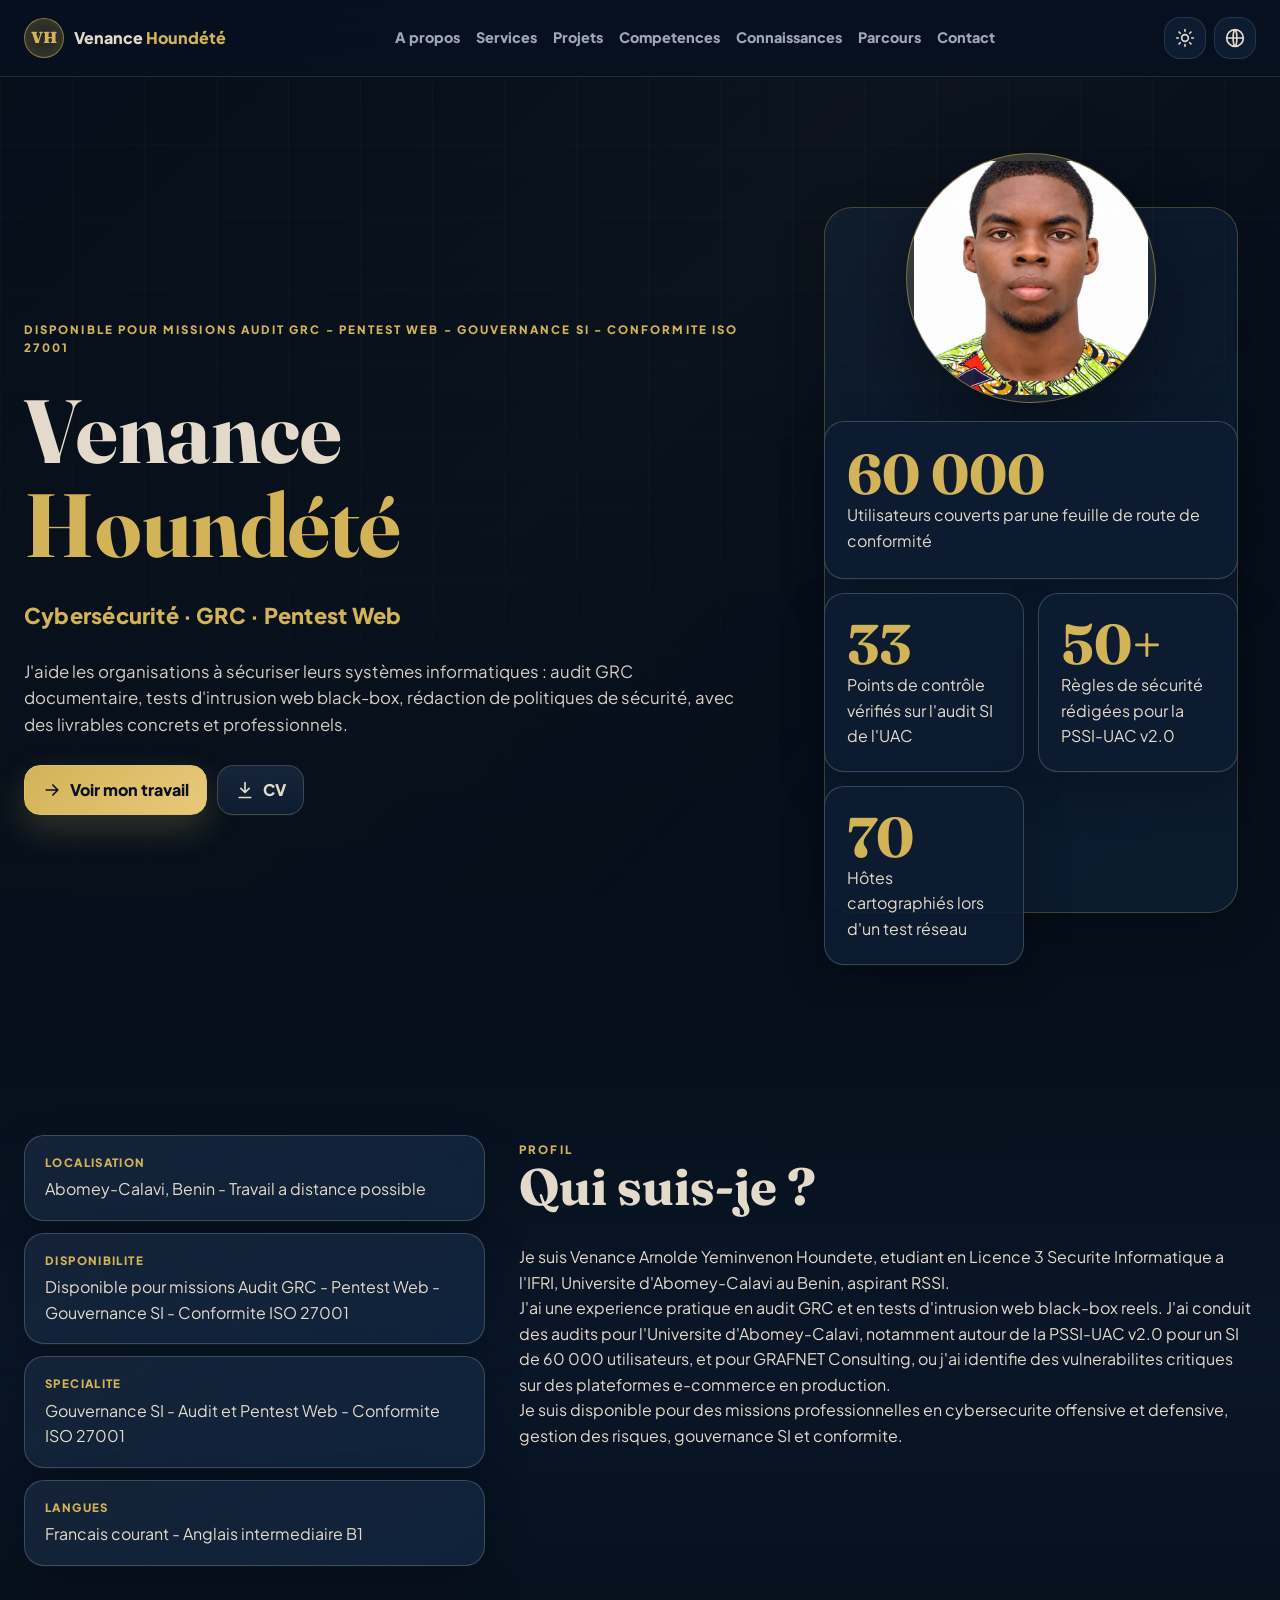
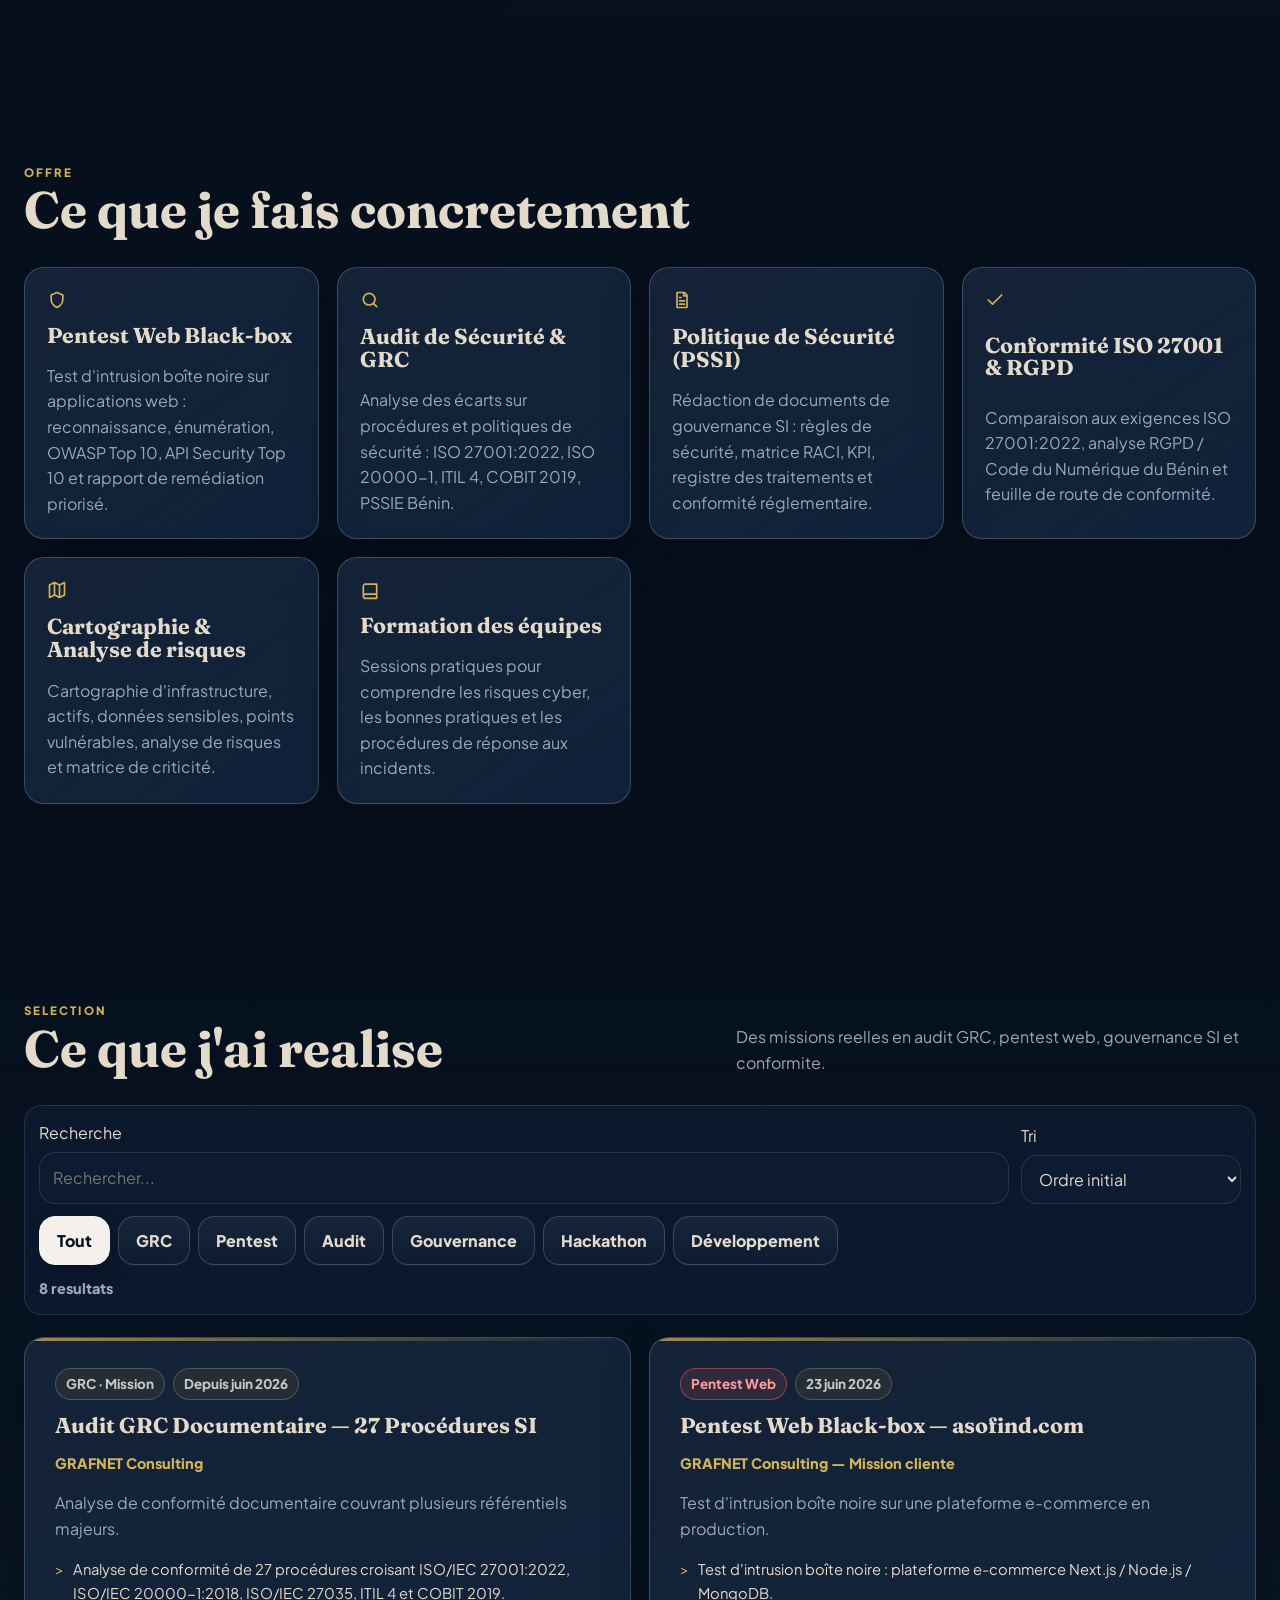
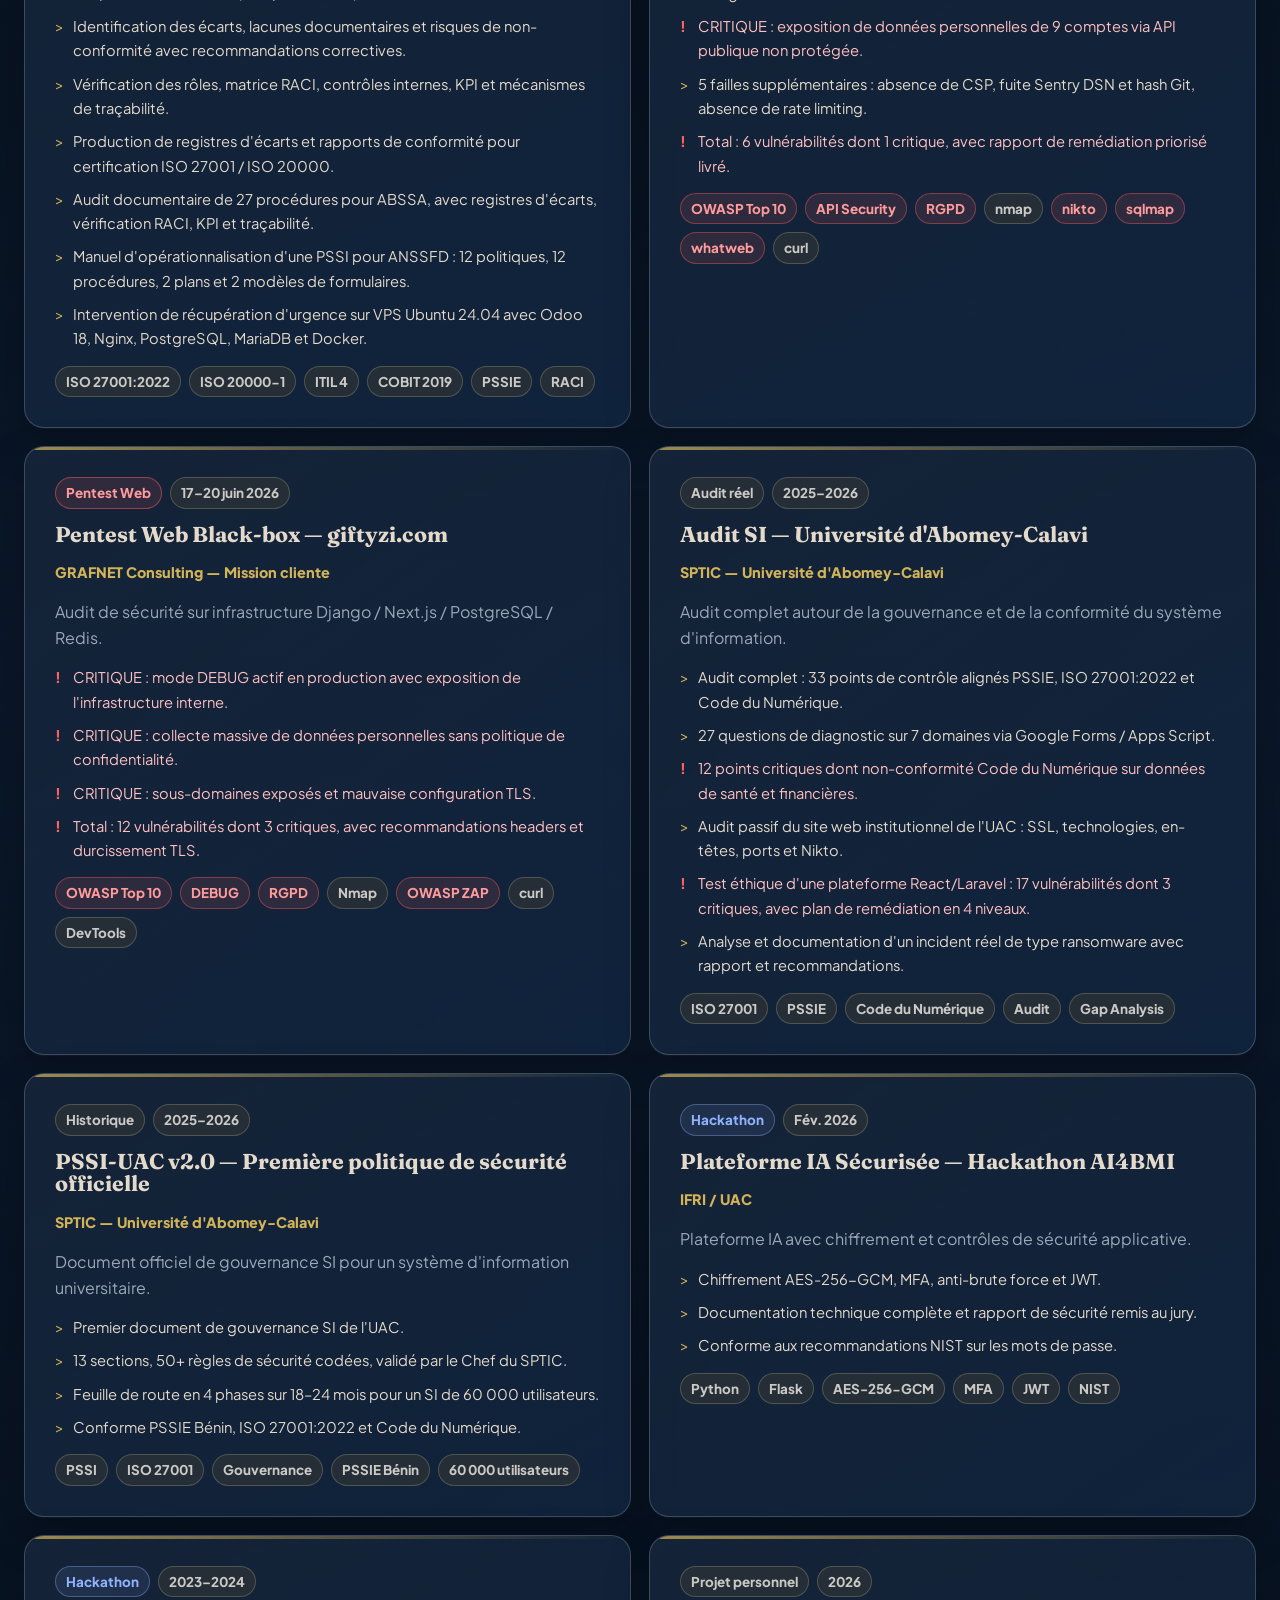
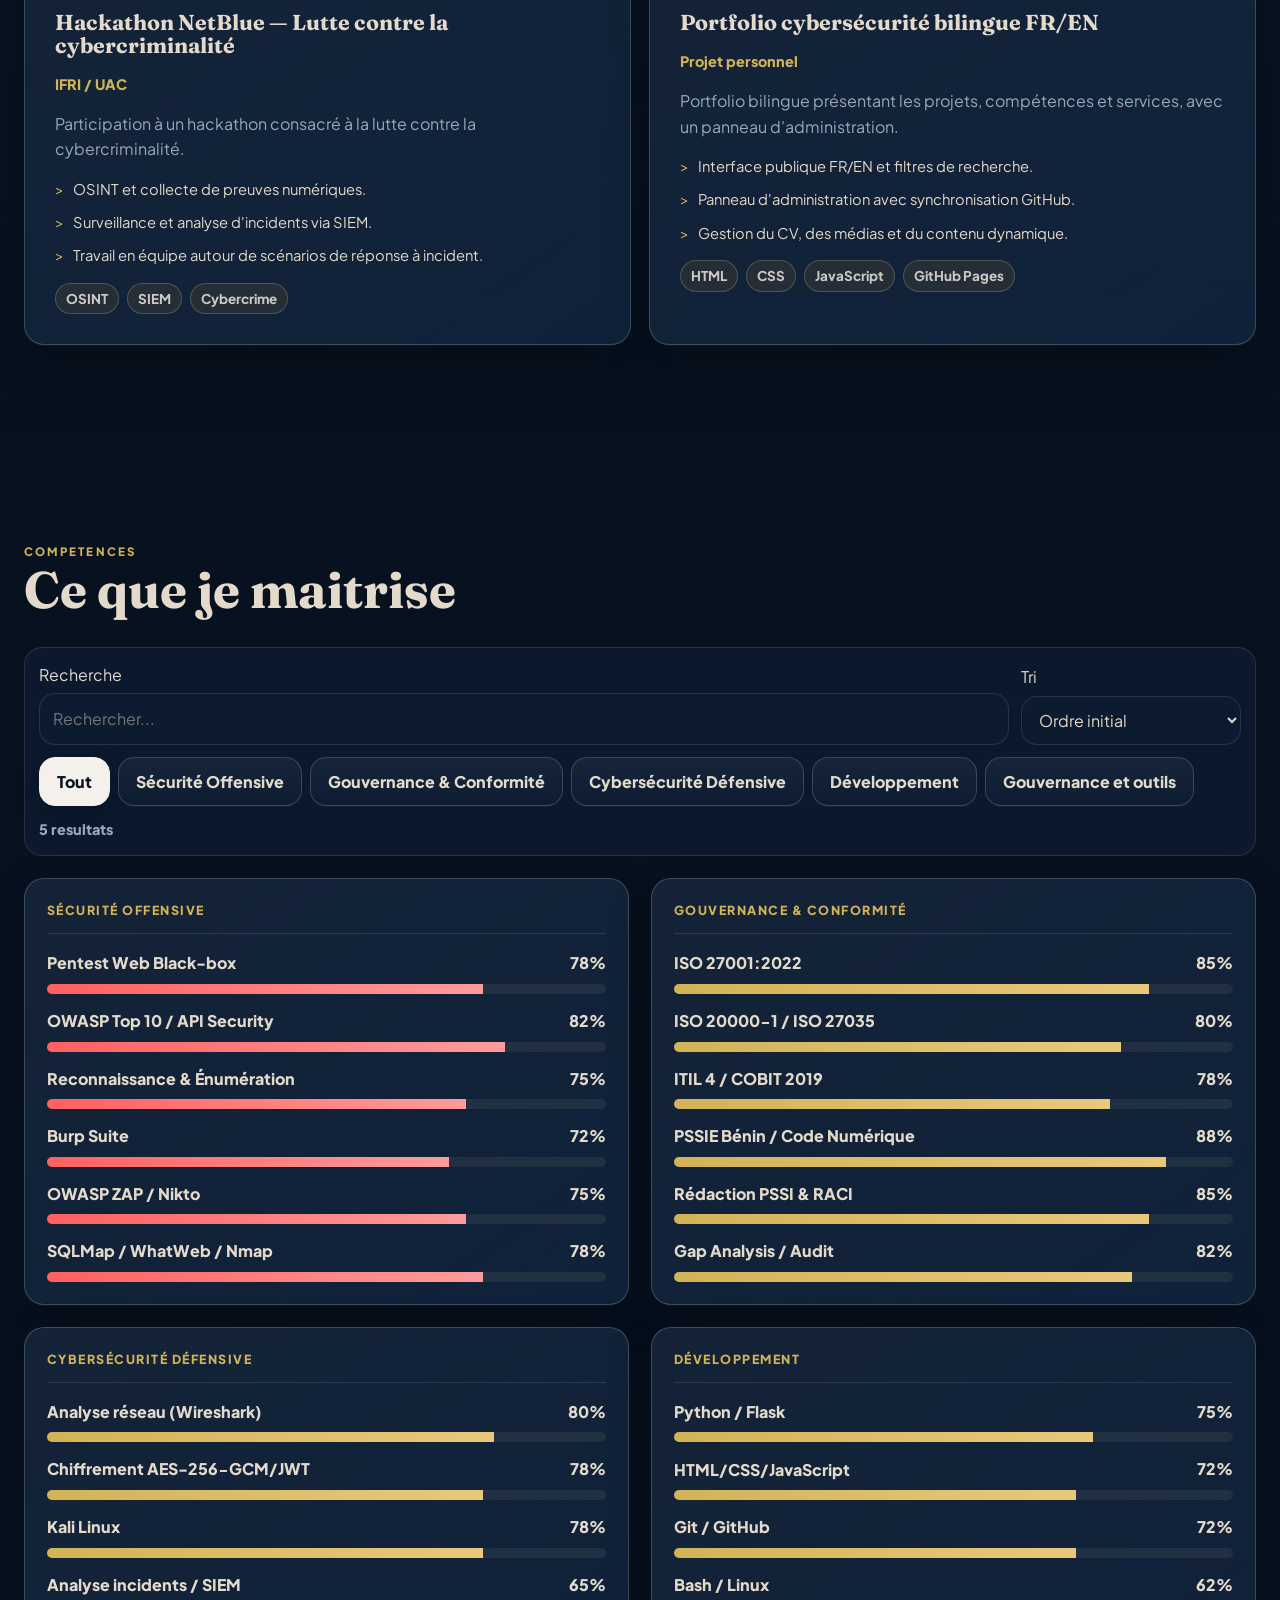
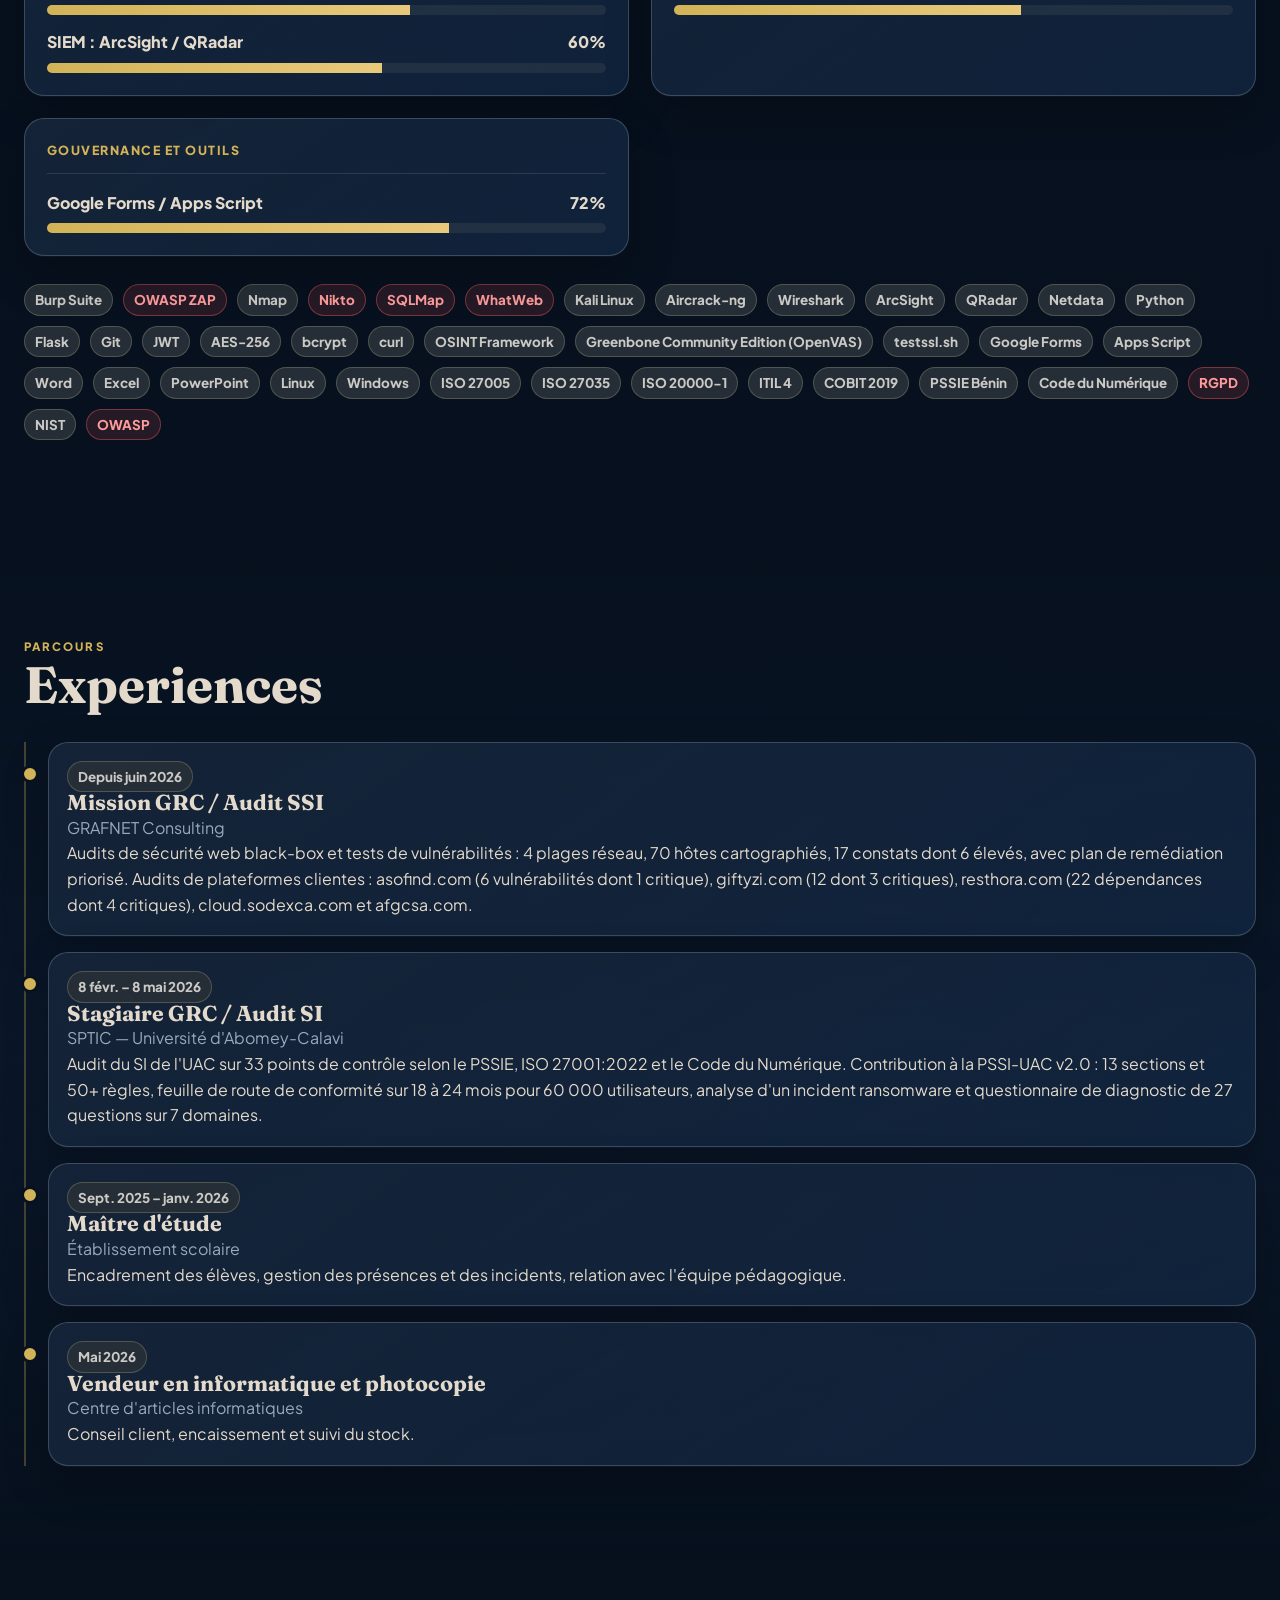
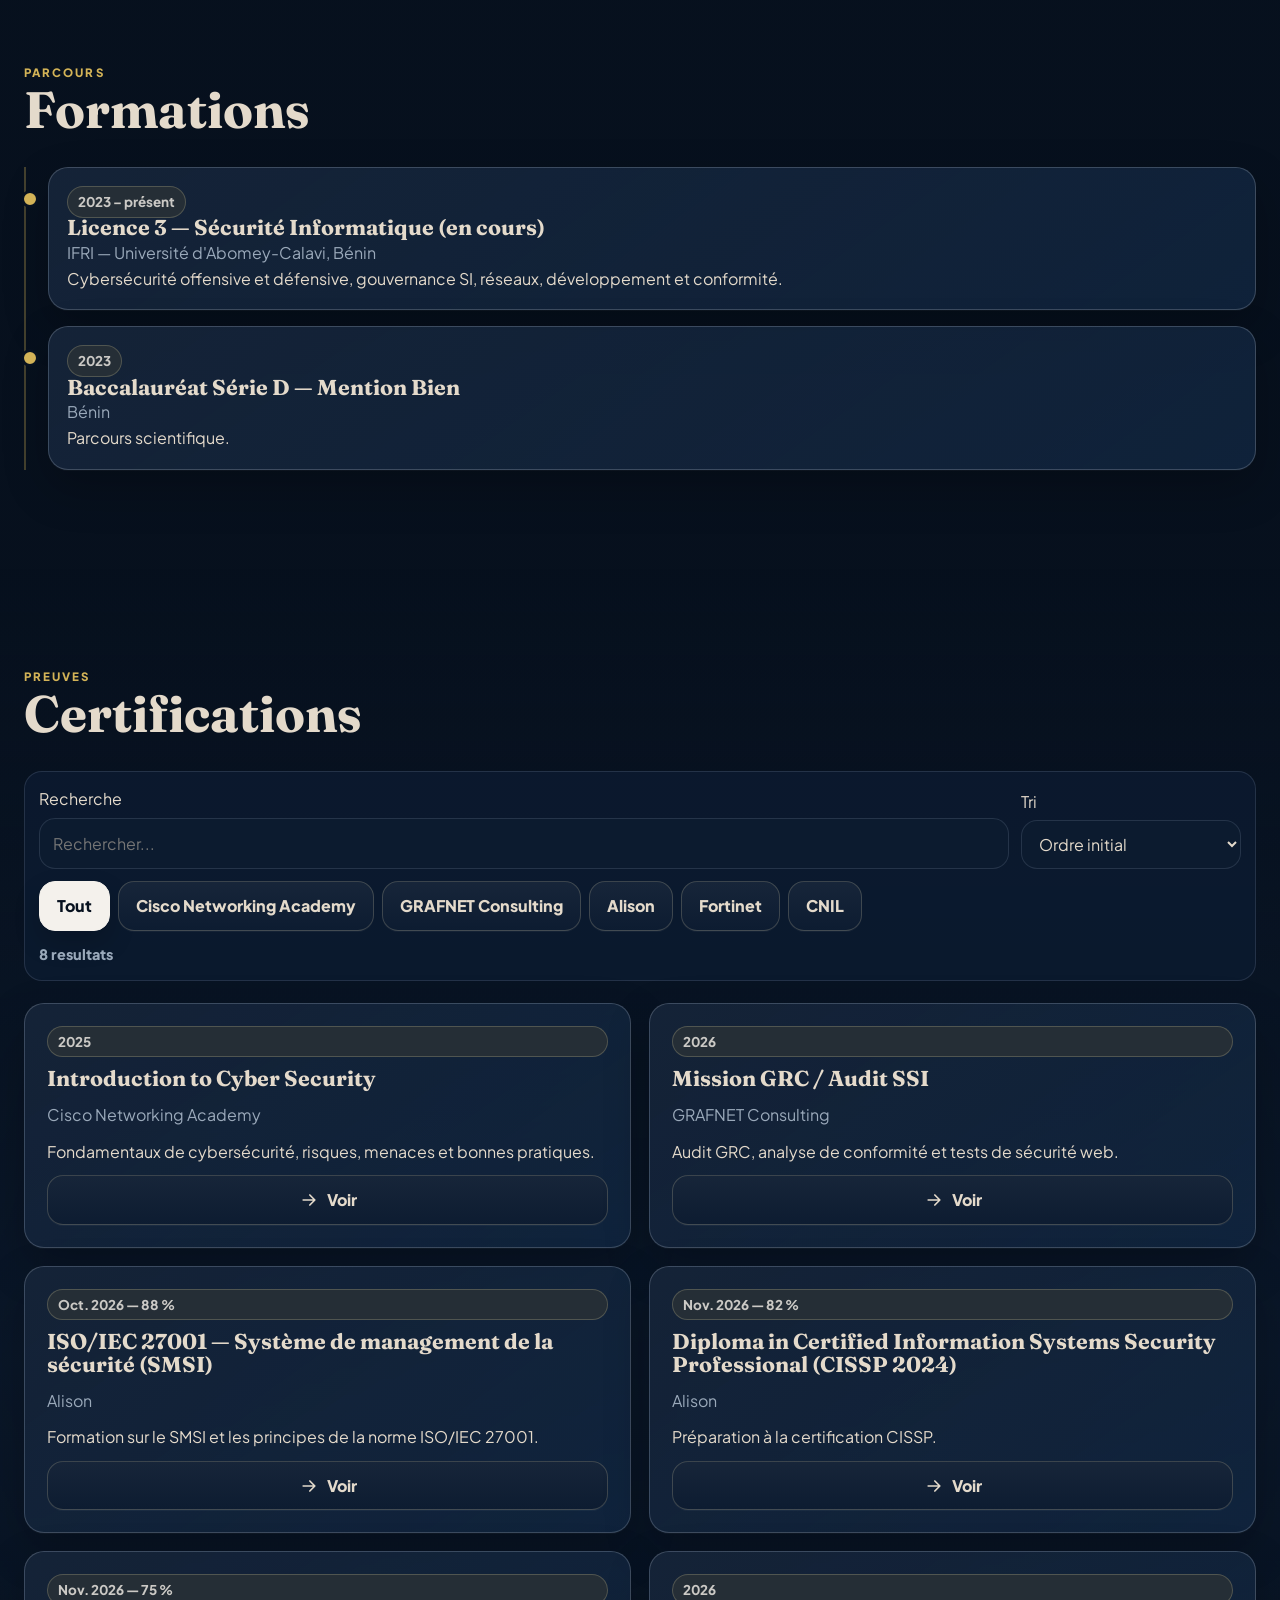
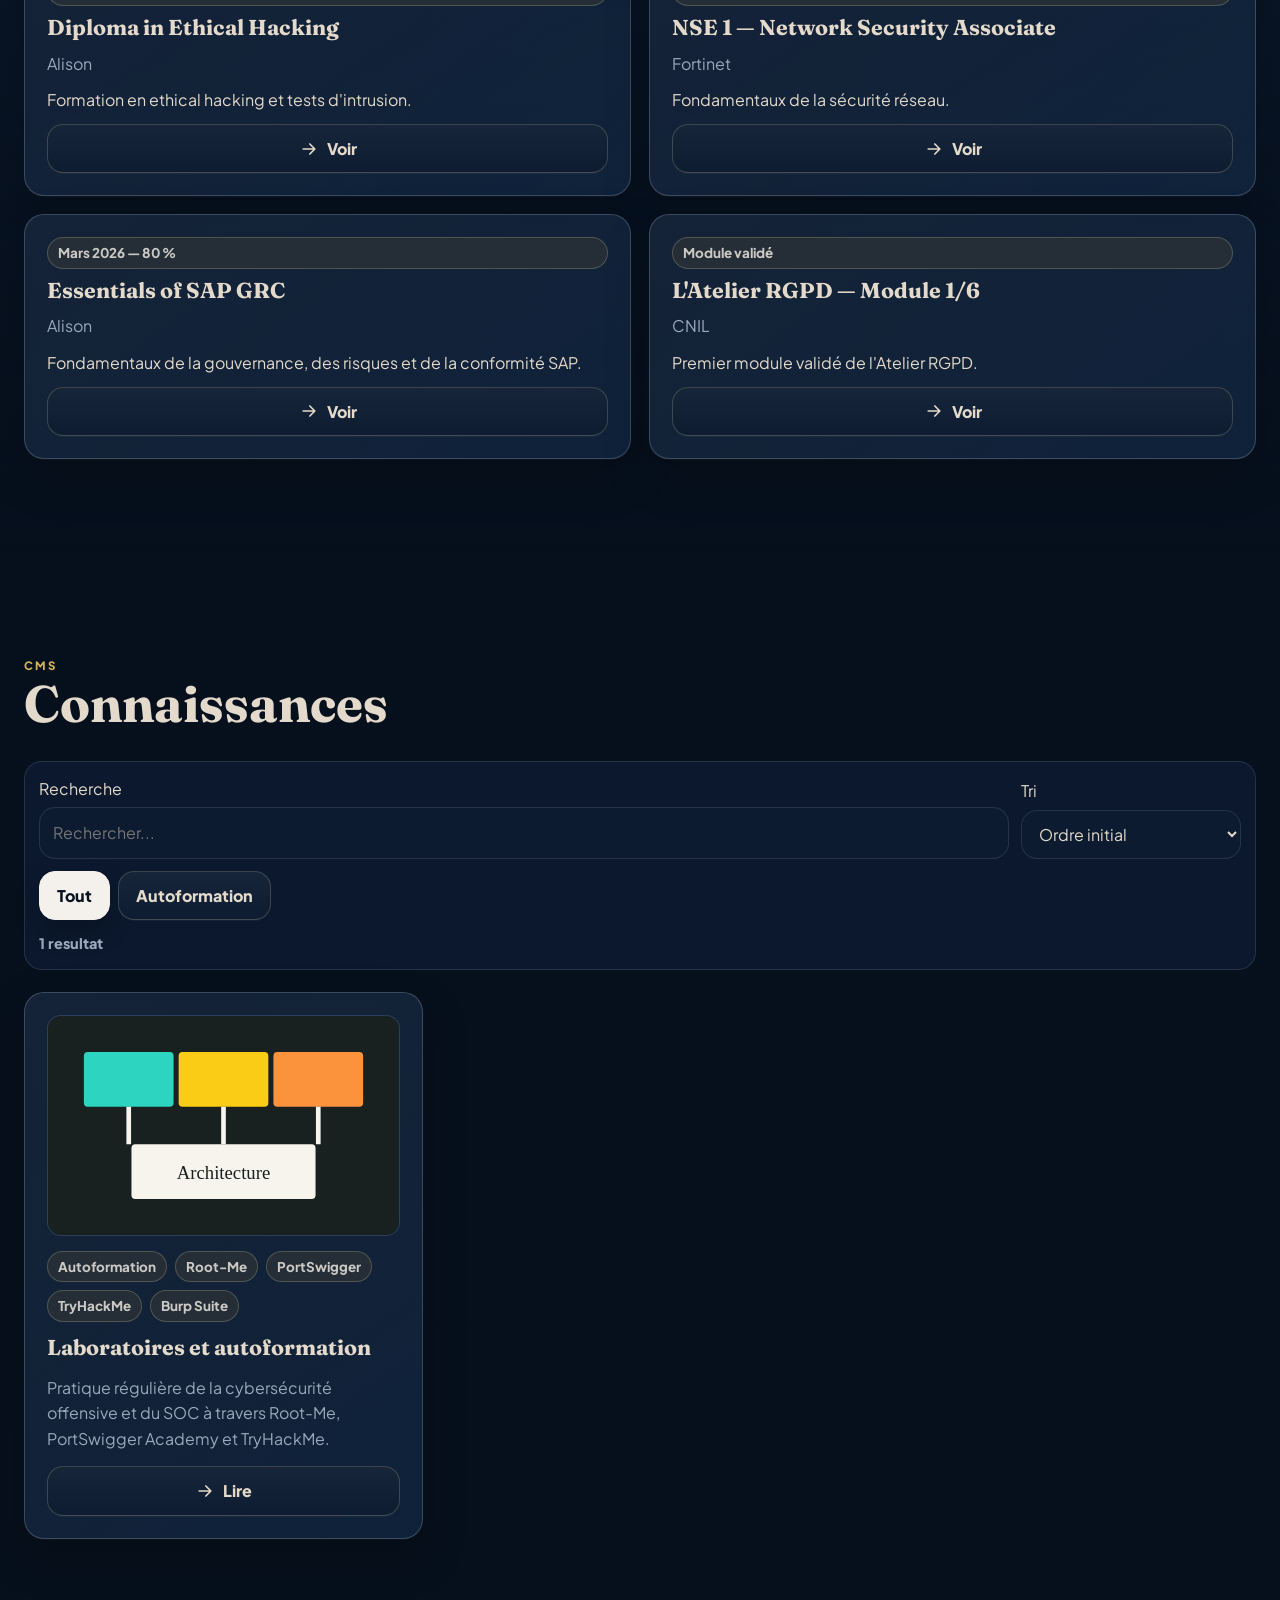
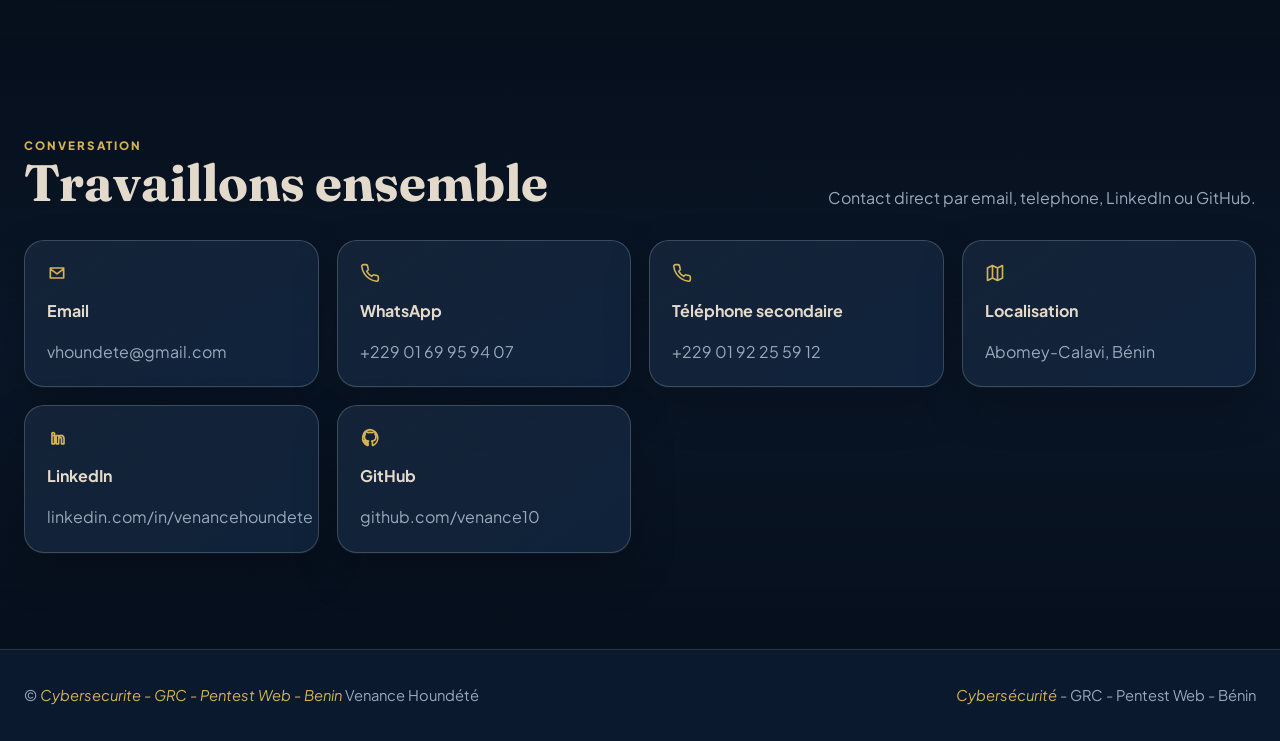
<file: index.html>
<!doctype html>
<html lang="fr">
<head>
  <meta charset="utf-8">
  <meta name="viewport" content="width=device-width, initial-scale=1">
  <title>Venance Houndété - Cybersécurité - GRC - Pentest Web</title>
  <meta name="description" content="Venance Arnolde Yéminvènon Houndété - étudiant L3 Sécurité Informatique à l'IFRI/UAC, Bénin. Audit GRC, pentest web black-box, conformité ISO 27001.">
  <meta name="keywords" content="cybersécurité, pentest, GRC, ISO 27001, audit, Bénin, Abomey-Calavi, Houndété, IFRI">
  <meta name="author" content="Venance Arnolde Yéminvènon Houndété">
  <meta property="og:title" content="Venance Houndété - Cybersécurité - GRC - Pentest Web">
  <meta property="og:description" content="Audit GRC documentaire, tests d'intrusion web black-box, conformité ISO 27001. Basé à Abomey-Calavi, Bénin.">
  <meta property="og:image" content="./assets/images/og-image.svg">
  <meta property="og:type" content="website">
  <meta name="twitter:card" content="summary_large_image">
  <link rel="manifest" href="./manifest.json?v=2026-11-12-sw-v31">
  <link rel="icon" href="./assets/images/favicon.svg" type="image/svg+xml">
  <link rel="preconnect" href="https://fonts.googleapis.com">
  <link rel="preconnect" href="https://fonts.gstatic.com" crossorigin>
  <link href="https://fonts.googleapis.com/css2?family=Fraunces:opsz,wght@9..144,700;9..144,900&family=Plus+Jakarta+Sans:wght@400;650;750;800&display=swap" rel="stylesheet">
  <link rel="stylesheet" href="./assets/css/variables.css?v=31">
  <link rel="stylesheet" href="./assets/css/base.css?v=31">
  <link rel="stylesheet" href="./assets/css/components.css?v=31">
  <link rel="stylesheet" href="./assets/css/layout.css?v=31">
  <link rel="stylesheet" href="./assets/css/sections.css?v=31">
  <link rel="stylesheet" href="./assets/css/gallery.css?v=31">
  <link rel="stylesheet" href="./assets/css/knowledge.css?v=31">
  <script type="application/ld+json">
    {"@context":"https://schema.org","@type":"Person","name":"Venance Arnolde Yéminvènon Houndété","url":"https://venance10.github.io/monparcours/","sameAs":["https://github.com/venance10","https://linkedin.com/in/venancehoundete"],"jobTitle":"Cybersecurity student and GRC / web pentest practitioner","address":{"@type":"PostalAddress","addressLocality":"Abomey-Calavi","addressCountry":"BJ"}}
  </script>
</head>
<body>
  <a class="skip-link" href="#main">Aller au contenu</a>
  <header class="site-header">
    <div class="container nav">
      <a class="brand" href="#hero" aria-label="Accueil"><span class="brand-mark">VH</span><span>Venance <span class="gold">Houndété</span></span></a>
      <nav class="nav-links" id="navLinks" aria-label="Navigation principale"></nav>
      <div class="nav-actions">
        <button class="icon-btn" id="themeBtn" aria-label="Changer le theme"></button>
        <button class="icon-btn" id="langBtn" aria-label="Changer la langue"></button>
        <button class="icon-btn menu-toggle" id="menuBtn" aria-label="Menu"></button>
      </div>
    </div>
  </header>
  <main id="main">
    <section class="hero" id="hero"></section>
    <section class="section alt" id="about"></section>
    <section class="section" id="services"></section>
    <section class="section alt" id="projects"></section>
    <section class="section" id="skills"></section>
    <section class="section alt" id="experience"></section>
    <section class="section" id="education"></section>
    <section class="section alt" id="certifications"></section>
    <section class="section" id="knowledge"></section>
    <section class="section alt" id="gallery"></section>
    <section class="section" id="watch"></section>
    <section class="section alt" id="contact"></section>
  </main>
  <footer class="site-footer"><div class="container footer-inner"><span>© <span id="year"></span> Venance Houndété</span><span><em class="gold">Cybersécurité</em> - GRC - Pentest Web - Bénin</span></div></footer>
  <div id="modalRoot"></div>
  <div class="lightbox" id="lightbox"></div>
  <script type="module" src="./assets/js/app.js?v=31"></script>
</body>
</html>
</file>
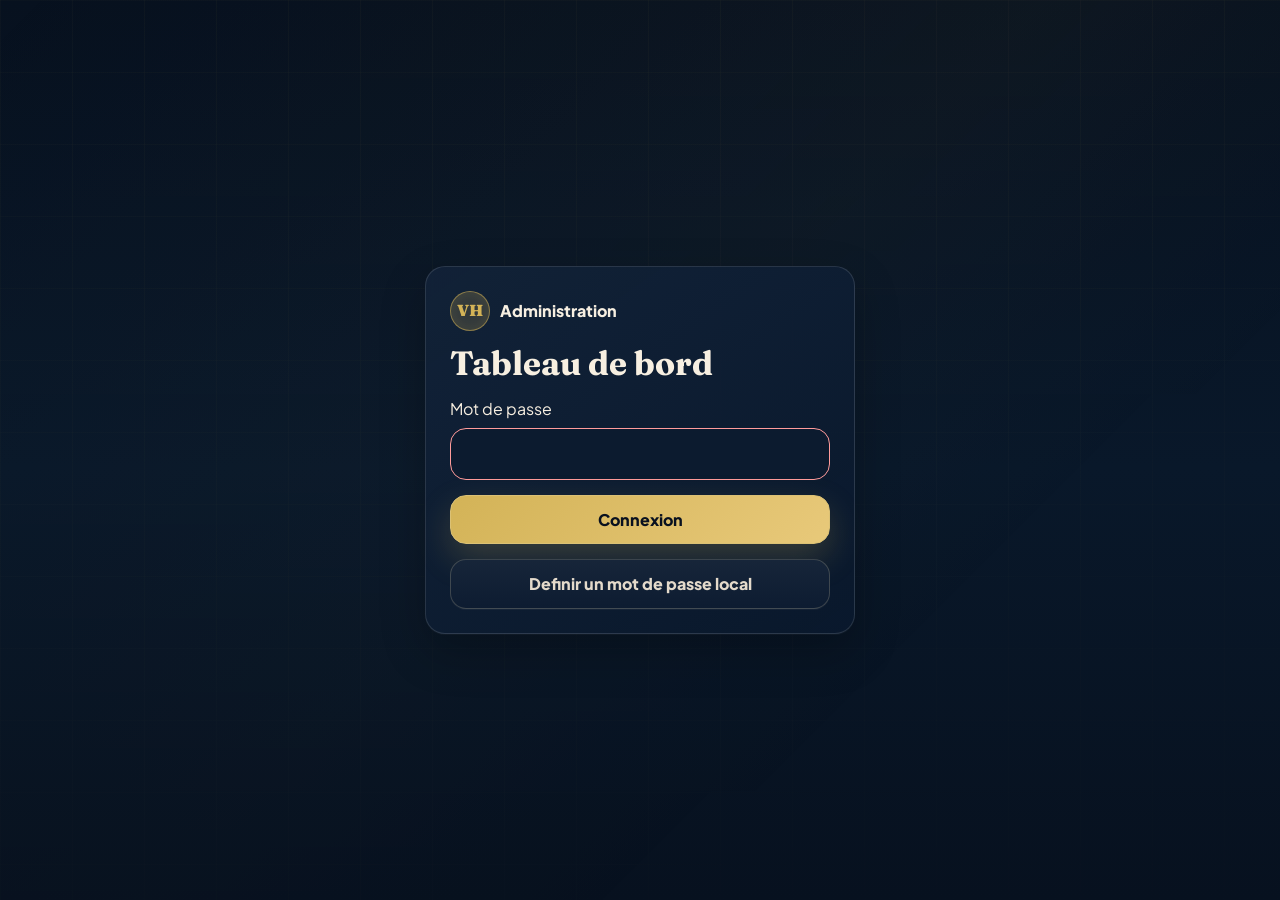
<file: admin.html>
<!doctype html>
<html lang="fr">
<head>
  <meta charset="utf-8">
  <meta name="viewport" content="width=device-width, initial-scale=1">
  <title>Admin | Venance Portfolio</title>
  <link rel="icon" href="./assets/images/favicon.svg" type="image/svg+xml">
  <link rel="preconnect" href="https://fonts.googleapis.com">
  <link rel="preconnect" href="https://fonts.gstatic.com" crossorigin>
  <link href="https://fonts.googleapis.com/css2?family=Fraunces:opsz,wght@9..144,700;9..144,900&family=Plus+Jakarta+Sans:wght@400;650;750;800&display=swap" rel="stylesheet">
  <link href="https://cdn.quilljs.com/1.3.7/quill.snow.css" rel="stylesheet">
  <link rel="stylesheet" href="./assets/css/variables.css?v=31">
  <link rel="stylesheet" href="./assets/css/base.css?v=31">
  <link rel="stylesheet" href="./assets/css/components.css?v=31">
  <link rel="stylesheet" href="./assets/css/layout.css?v=31">
  <link rel="stylesheet" href="./assets/css/gallery.css?v=31">
  <link rel="stylesheet" href="./assets/css/knowledge.css?v=31">
  <link rel="stylesheet" href="./assets/css/admin.css?v=31">
</head>
<body class="admin-body">
  <section class="login-screen" id="loginScreen">
    <form class="card login-card" id="loginForm">
      <span class="brand"><span class="brand-mark">VH</span><span>Administration</span></span>
      <h1 style="font-size:2.1rem">Tableau de bord</h1>
      <label class="field"><span>Mot de passe</span><input id="adminPass" type="password" autocomplete="current-password" required></label>
      <p class="login-error" id="loginError" role="alert" hidden>Mot de passe incorrect.</p>
      <button class="btn primary" type="submit">Connexion</button>
      <button class="btn" type="button" id="toggleSetupPass">Changer le mot de passe</button>
      <div class="password-setup" id="passwordSetup" hidden>
        <label class="field"><span>Nouveau mot de passe</span><input id="newAdminPass" type="password" autocomplete="new-password"></label>
        <label class="field"><span>Confirmer</span><input id="confirmAdminPass" type="password" autocomplete="new-password"></label>
        <button class="btn primary" type="button" id="saveLocalPass">Enregistrer ce mot de passe</button>
        <p class="muted">Le mot de passe n'est pas sauvegarde en clair. Seul son hash est stocke dans ce navigateur.</p>
      </div>
      <p class="muted">Acces prive. Le mot de passe n'est jamais affiche dans l'interface.</p>
    </form>
  </section>

  <section class="admin-shell" id="adminShell" hidden>
    <aside class="sidebar">
      <span class="brand"><span class="brand-mark">VH</span><span>Portfolio CMS</span></span>
      <nav class="admin-nav">
        <button class="admin-tab active" data-tab="dashboard">Tableau de bord</button>
        <button class="admin-tab" data-tab="infos">Informations</button>
        <button class="admin-tab" data-tab="projects">Projets</button>
        <button class="admin-tab" data-tab="services">Services</button>
        <button class="admin-tab" data-tab="skills">Competences</button>
        <button class="admin-tab" data-tab="experience">Experiences</button>
        <button class="admin-tab" data-tab="edu">Formations</button>
        <button class="admin-tab" data-tab="certs">Certifications</button>
        <button class="admin-tab" data-tab="knowledge">Connaissances</button>
        <button class="admin-tab" data-tab="articles">Articles</button>
        <button class="admin-tab" data-tab="gallery">Galerie</button>
        <button class="admin-tab" data-tab="cv">CV</button>
        <button class="admin-tab" data-tab="contacts">Contact</button>
        <button class="admin-tab" data-tab="settings">Parametres</button>
      </nav>
      <div class="sidebar-actions">
        <button class="btn" id="exportBtn">Exporter JSON</button>
        <label class="btn">Importer JSON<input class="sr-only" id="importInput" type="file" accept="application/json"></label>
        <button class="btn warn" id="logoutBtn">Deconnexion</button>
      </div>
    </aside>
    <main class="admin-main">
      <header class="admin-header">
        <div class="admin-title"><span class="eyebrow" id="adminKicker">Gestion locale</span><h1 id="adminTitle">Tableau de bord</h1></div>
        <div class="admin-status"><span class="status-pill saved" id="saveState">A jour</span><a class="btn" href="./index.html">Voir le site</a></div>
      </header>
      <div class="admin-content" id="adminContent"></div>
    </main>
  </section>

  <div id="modalRoot"></div>
  <div class="loader-overlay" id="adminLoader"><div class="loader-card">Traitement...</div></div>
  <script src="https://cdn.quilljs.com/1.3.7/quill.min.js"></script>
  <script type="module" src="./assets/js/admin.js?v=31"></script>
</body>
</html>
</file>
<file: assets/css/variables.css>
:root {
  color-scheme: dark;
  --bg: #07111f;
  --surface: #0d1c31;
  --surface-2: #132945;
  --text: #e4dacb;
  --muted: #9aa9ba;
  --line: rgba(190, 207, 230, .14);
  --brand: #d3b357;
  --brand-2: #ff6060;
  --accent: #e8c97a;
  --ink: #f4f1ec;
  --success: #50c878;
  --danger: #ff6060;
  --shadow: 0 30px 80px rgba(0, 0, 0, .42);
  --shadow-soft: 0 18px 46px rgba(0, 0, 0, .24);
  --glass: rgba(13, 28, 49, .74);
  --radius: 16px;
  --font-display: "Fraunces", Georgia, serif;
  --font-body: "Plus Jakarta Sans", system-ui, -apple-system, Segoe UI, sans-serif;
  --max: 1240px;
}

[data-theme="dark"] {
  color-scheme: dark;
  --bg: #07111f;
  --surface: #0d1c31;
  --surface-2: #132945;
  --text: #e4dacb;
  --muted: #9aa9ba;
  --line: rgba(190, 207, 230, .14);
  --brand: #d3b357;
  --brand-2: #ff6060;
  --accent: #e8c97a;
  --ink: #f4f1ec;
  --shadow: 0 30px 80px rgba(0, 0, 0, .42);
  --shadow-soft: 0 18px 46px rgba(0, 0, 0, .24);
  --glass: rgba(13, 28, 49, .74);
}

[data-theme="light"] {
  color-scheme: light;
  --bg: #f4f1ec;
  --surface: #ffffff;
  --surface-2: #edf1f5;
  --text: #172033;
  --muted: #526274;
  --line: #d6dde7;
  --brand: #9a7828;
  --brand-2: #c24141;
  --accent: #c9a84c;
  --ink: #0a1628;
  --shadow: 0 18px 48px rgba(10, 22, 40, .14);
  --shadow-soft: 0 14px 30px rgba(10, 22, 40, .1);
  --glass: rgba(255, 255, 255, .78);
}
</file>
<file: assets/css/base.css>
* { box-sizing: border-box; }
html { scroll-behavior: smooth; }
body {
  margin: 0;
  background:
    linear-gradient(180deg, color-mix(in srgb, var(--bg), #000 14%) 0%, var(--bg) 38%, color-mix(in srgb, var(--bg), #000 9%) 100%);
  color: var(--text);
  font-family: var(--font-body);
  line-height: 1.6;
  text-rendering: optimizeLegibility;
}
body::after {
  content: "";
  position: fixed;
  inset: 0;
  z-index: -1;
  pointer-events: none;
  background:
    linear-gradient(90deg, color-mix(in srgb, var(--brand), transparent 96%) 1px, transparent 1px),
    linear-gradient(180deg, color-mix(in srgb, var(--brand), transparent 97%) 1px, transparent 1px),
    linear-gradient(135deg, transparent 0%, color-mix(in srgb, var(--brand), transparent 95%) 48%, transparent 74%);
  background-size: 72px 72px, 72px 72px, 100% 100%;
  mask-image: linear-gradient(180deg, rgba(0,0,0,.75), rgba(0,0,0,.18));
}
body.menu-open { overflow: hidden; }
img { max-width: 100%; display: block; }
a { color: inherit; text-decoration: none; }
button, input, textarea, select { font: inherit; }
button { cursor: pointer; }
:focus-visible { outline: 3px solid color-mix(in srgb, var(--brand), white 25%); outline-offset: 2px; }
.container { width: min(100% - 48px, var(--max)); margin: 0 auto; }
.section { padding: 96px 0; position: relative; }
.section.alt { background: linear-gradient(180deg, transparent, color-mix(in srgb, var(--surface), transparent 42%), transparent); }
.section-head { display: flex; align-items: end; justify-content: space-between; gap: 32px; margin-bottom: 30px; }
.section-head .muted { max-width: 520px; }
.eyebrow { color: var(--brand); font-size: .72rem; font-weight: 900; letter-spacing: .18em; text-transform: uppercase; }
h1, h2, h3 { font-family: var(--font-display); line-height: 1.05; margin: 0; letter-spacing: 0; }
h1 { font-size: clamp(3rem, 7vw, 6.4rem); max-width: 1000px; }
h2 { font-size: clamp(2rem, 4vw, 3.4rem); }
h3 { font-size: 1.35rem; }
p { margin: 0; }
.muted { color: var(--muted); }
.gold { color: var(--brand); }
.grid { display: grid; gap: 18px; }
.skip-link { position: absolute; left: -999px; top: 12px; background: var(--brand); color: #fff; padding: 10px 14px; z-index: 20; }
.skip-link:focus { left: 12px; }
.sr-only { position: absolute; width: 1px; height: 1px; overflow: hidden; clip: rect(0,0,0,0); }
@media (max-width: 760px) {
  .container { width: min(100% - 22px, var(--max)); }
  .section { padding: 62px 0; }
  .section-head { display: grid; gap: 12px; }
  h1 { font-size: clamp(2.75rem, 15vw, 4.5rem); }
}
</file>
<file: assets/css/components.css>
.btn {
  border: 1px solid color-mix(in srgb, var(--line), var(--brand) 12%);
  border-radius: var(--radius);
  min-height: 44px;
  padding: 11px 17px;
  display: inline-flex;
  align-items: center;
  justify-content: center;
  gap: 8px;
  background: linear-gradient(180deg, color-mix(in srgb, var(--surface), white 4%), var(--surface));
  color: var(--text);
  font-weight: 800;
  box-shadow: 0 1px 0 rgba(255,255,255,.04);
}
.btn.primary { background: linear-gradient(135deg, var(--brand), var(--accent)); color: #09111f; border-color: color-mix(in srgb, var(--brand), white 18%); box-shadow: 0 14px 34px color-mix(in srgb, var(--brand), transparent 78%); }
.btn.warn { background: var(--brand-2); color: #fff; border-color: var(--brand-2); }
.icon-btn {
  width: 42px;
  height: 42px;
  border-radius: var(--radius);
  border: 1px solid var(--line);
  background: var(--surface);
  color: var(--text);
  display: inline-grid;
  place-items: center;
}
.card {
  background: linear-gradient(145deg, color-mix(in srgb, var(--surface), white 3%), color-mix(in srgb, var(--surface-2), transparent 28%));
  border: 1px solid color-mix(in srgb, var(--line), white 8%);
  border-radius: calc(var(--radius) + 4px);
  box-shadow: 0 1px 0 rgba(255,255,255,.03), var(--shadow-soft, 0 18px 42px rgba(0,0,0,.18));
  transition: border-color .25s ease, transform .25s ease, box-shadow .25s ease;
}
.card:hover {
  border-color: color-mix(in srgb, var(--brand), transparent 48%);
  transform: translateY(-2px);
  box-shadow: var(--shadow);
}
[data-filter-item][hidden] { display: none !important; }
@media (prefers-reduced-motion: no-preference) {
  [data-filter-item] { transition: opacity .22s ease, transform .22s ease; }
  .btn, .icon-btn { transition: transform .18s ease, border-color .18s ease, background .18s ease; }
  .btn:hover, .icon-btn:hover { transform: translateY(-1px); }
}
.badge, .chip {
  display: inline-flex;
  align-items: center;
  min-height: 28px;
  border-radius: 999px;
  padding: 4px 10px;
  border: 1px solid color-mix(in srgb, var(--line), var(--brand) 14%);
  color: color-mix(in srgb, var(--text), var(--muted) 34%);
  font-size: .84rem;
  font-weight: 750;
  background: color-mix(in srgb, var(--surface), var(--brand) 12%);
}
.chip.danger, .badge.danger {
  color: #ff9b9b;
  border-color: color-mix(in srgb, var(--brand-2), transparent 60%);
  background: color-mix(in srgb, var(--brand-2), transparent 88%);
}
.toolbar { display: flex; flex-wrap: wrap; gap: 10px; align-items: center; }
.filters { display: flex; flex-wrap: wrap; gap: 8px; }
.filter.active { background: var(--ink); color: var(--bg); border-color: var(--ink); box-shadow: 0 12px 26px rgba(0,0,0,.18); }
.smart-filter {
  display: grid;
  grid-template-columns: minmax(220px, 1fr) minmax(170px, 220px);
  gap: 12px;
  align-items: end;
  margin: 0 0 22px;
  padding: 14px;
  border: 1px solid var(--line);
  border-radius: calc(var(--radius) + 2px);
  background: color-mix(in srgb, var(--surface), transparent 18%);
}
.smart-filter .filters,
.smart-filter .result-count { grid-column: 1 / -1; }
.smart-filter .result-count {
  color: var(--muted);
  font-weight: 800;
  font-size: .9rem;
}
.search-field input,
.sort-field select { min-height: 44px; }
.toast-wrap { position: fixed; right: 18px; bottom: 18px; z-index: 50; display: grid; gap: 10px; }
.toast { background: var(--ink); color: var(--bg); border-radius: var(--radius); padding: 12px 14px; box-shadow: var(--shadow); max-width: 320px; }
.modal-backdrop, .lightbox { position: fixed; inset: 0; z-index: 40; background: rgba(0,0,0,.72); display: none; align-items: center; justify-content: center; padding: 24px; }
.modal-backdrop.open, .lightbox.open { display: flex; }
.modal { width: min(760px, 100%); max-height: 86vh; overflow: auto; background: var(--surface); border-radius: var(--radius); padding: 22px; }
.form-grid { display: grid; grid-template-columns: repeat(2, minmax(0, 1fr)); gap: 14px; }
.field { display: grid; gap: 6px; }
.field.full { grid-column: 1 / -1; }
.field label { font-size: .84rem; font-weight: 800; color: var(--muted); }
.field input, .field textarea, .field select {
  width: 100%;
  border: 1px solid var(--line);
  border-radius: var(--radius);
  background: color-mix(in srgb, var(--surface), #000 5%);
  color: var(--text);
  padding: 12px 13px;
}
.field textarea { min-height: 110px; resize: vertical; }
@media (max-width: 720px) {
  .form-grid,
  .smart-filter { grid-template-columns: 1fr; }
  .btn, .icon-btn { min-height: 46px; }
}
</file>
<file: assets/css/layout.css>
.site-header {
  position: sticky;
  top: 0;
  z-index: 30;
  background: color-mix(in srgb, var(--bg), transparent 12%);
  border-bottom: 1px solid var(--line);
  backdrop-filter: blur(20px) saturate(130%);
}
.nav { height: 76px; display: flex; align-items: center; justify-content: space-between; gap: 18px; }
.brand { display: flex; align-items: center; gap: 10px; font-weight: 900; }
.brand-mark { width: 40px; height: 40px; border-radius: 50%; display: grid; place-items: center; background: color-mix(in srgb, var(--brand), transparent 84%); border: 1px solid color-mix(in srgb, var(--brand), transparent 44%); color: var(--brand); font-family: var(--font-display); box-shadow: inset 0 0 18px color-mix(in srgb, var(--brand), transparent 86%); }
.nav-links { display: flex; align-items: center; gap: 16px; font-size: .9rem; font-weight: 800; color: var(--muted); }
.nav-links a { position: relative; padding: 8px 0; }
.nav-links a::after { content: ""; position: absolute; left: 0; right: 0; bottom: 0; height: 2px; border-radius: 999px; background: var(--brand); transform: scaleX(0); transform-origin: left; transition: transform .22s ease; }
.nav-links a:hover { color: var(--brand); }
.nav-links a:hover::after { transform: scaleX(1); }
.nav-actions { display: flex; gap: 8px; align-items: center; }
.menu-toggle { display: none; }
.hero { min-height: calc(100vh - 76px); display: grid; align-items: center; padding: 76px 0 56px; overflow: clip; }
.hero-grid { display: grid; grid-template-columns: minmax(0, 1.15fr) minmax(350px, .72fr); gap: clamp(34px, 5vw, 72px); align-items: center; }
.hero-copy { display: grid; gap: 26px; }
.hero-copy > p:not(.hero-title-line) { max-width: 760px; font-size: 1.05rem; color: color-mix(in srgb, var(--text), var(--muted) 22%); }
.hero-title-line { font-size: clamp(1.08rem, 2vw, 1.36rem); color: var(--brand); letter-spacing: .01em; font-weight: 850; }
.hero-visual { min-height: 470px; display: grid; grid-template-rows: auto 1fr; gap: 18px; border: 0; background: transparent; overflow: visible; position: relative; }
.hero-visual::before { content: ""; position: absolute; inset: 54px 4% 70px; border: 1px solid color-mix(in srgb, var(--brand), transparent 72%); border-radius: 28px; background: linear-gradient(145deg, color-mix(in srgb, var(--surface), transparent 22%), color-mix(in srgb, var(--surface-2), transparent 54%)); box-shadow: var(--shadow-soft); z-index: -1; }
.profile-portal { width: min(250px, 54vw); aspect-ratio: 1; border-radius: 50%; border: 1px solid color-mix(in srgb, var(--brand), transparent 52%); padding: 7px; background: linear-gradient(145deg, color-mix(in srgb, var(--brand), transparent 70%), color-mix(in srgb, var(--surface), transparent 5%)); overflow: hidden; justify-self: center; cursor: default; box-shadow: var(--shadow); transition: transform .22s ease, box-shadow .22s ease, border-color .22s ease; }
.profile-portal img { width: 100%; height: 100%; object-fit: cover; display: block; }
.profile-portal.secret-tap { transform: scale(.985); box-shadow: 0 0 0 4px color-mix(in srgb, var(--brand), transparent 76%), var(--shadow); }
.profile-portal.secret-open { animation: portalOpen .42s ease both; }
@keyframes portalOpen {
  0% { transform: scale(1); }
  55% { transform: scale(1.035); box-shadow: 0 0 0 8px color-mix(in srgb, var(--brand), transparent 82%), var(--shadow); }
  100% { transform: scale(1); }
}
.stat-row { display: grid; grid-template-columns: repeat(2, 1fr); gap: 14px; padding: 0 18px 18px; }
.stat { padding: 22px; min-height: 146px; display: grid; align-content: center; background: color-mix(in srgb, var(--surface), transparent 10%); }
.stat:first-child { grid-column: 1 / -1; min-height: 158px; }
.stat strong { display: block; font-family: var(--font-display); font-size: clamp(2.3rem, 5vw, 3.5rem); color: var(--brand); line-height: 1; }
.site-footer { padding: 34px 0; border-top: 1px solid var(--line); background: color-mix(in srgb, var(--surface), transparent 16%); }
.footer-inner { display: flex; justify-content: space-between; gap: 16px; color: var(--muted); font-size: .92rem; }
@media (max-width: 980px) {
  .menu-toggle { display: inline-grid; }
  .nav-links { position: fixed; inset: 76px 0 auto 0; background: color-mix(in srgb, var(--surface), transparent 4%); border-bottom: 1px solid var(--line); padding: 18px 24px; display: none; grid-template-columns: repeat(2, 1fr); box-shadow: var(--shadow-soft); }
  .menu-open .nav-links { display: grid; }
  .hero-grid { grid-template-columns: 1fr; }
  .hero-visual { min-height: 420px; }
}
@media (max-width: 620px) {
  .nav { height: 68px; }
  .hero { min-height: auto; padding: 46px 0 36px; }
  .hero-copy { gap: 18px; }
  .hero-grid { gap: 34px; }
  .hero-visual { min-height: auto; }
  .hero-visual::before { inset: 44px 0 44px; border-radius: 22px; }
  .profile-portal { width: min(220px, 68vw); }
  .nav-links { grid-template-columns: 1fr; }
  .stat-row { grid-template-columns: 1fr; }
  .stat, .stat:first-child { min-height: auto; padding: 18px; }
  .footer-inner { display: grid; }
}
</file>
<file: assets/css/sections.css>
.about-grid { display: grid; grid-template-columns: minmax(280px, .72fr) minmax(0, 1.15fr); gap: clamp(18px, 3vw, 34px); align-items: start; }
.about-photo { padding: 0; background: transparent; border-radius: var(--radius); border: 0; display: grid; gap: 12px; }
.info-item { padding: 18px 20px; }
.info-item span { display: block; color: var(--brand); font-size: .72rem; font-weight: 900; letter-spacing: .12em; text-transform: uppercase; margin-bottom: 4px; }
.service-grid, .knowledge-grid, .watch-grid, .contact-grid { grid-template-columns: repeat(3, minmax(0, 1fr)); }
.service-card, .project-card, .article-card, .contact-card { padding: 22px; display: grid; gap: 15px; }
.service-card svg, .contact-card svg { color: var(--brand); }
.project-grid { grid-template-columns: repeat(2, minmax(0, 1fr)); }
.project-card { padding: 30px; align-content: start; position: relative; overflow: hidden; }
.project-card::before { content: ""; position: absolute; inset: 0 0 auto; height: 3px; background: linear-gradient(90deg, var(--brand), transparent); opacity: .72; }
.project-card img, .article-card img { width: 100%; aspect-ratio: 16 / 10; object-fit: cover; border-radius: calc(var(--radius) - 2px); background: var(--surface-2); border: 1px solid var(--line); }
.project-card img { display: none; }
.project-meta { display: flex; flex-wrap: wrap; gap: 8px; align-items: center; }
.project-org { color: var(--brand); font-weight: 800; font-size: .9rem; }
.project-list { margin: 0; padding: 0; list-style: none; display: grid; gap: 9px; }
.project-list li { position: relative; padding-left: 18px; color: var(--text); font-size: .92rem; line-height: 1.65; }
.project-list li::before { content: ">"; position: absolute; left: 0; color: var(--brand); }
.project-list li.critical { color: #ffc0c0; }
.project-list li.critical::before { content: "!"; color: var(--brand-2); font-weight: 900; }
.badge.pentest { color: #ff9b9b; border-color: color-mix(in srgb, var(--brand-2), transparent 52%); background: color-mix(in srgb, var(--brand-2), transparent 88%); }
.badge.hack { color: #8fb3ff; border-color: rgba(143, 179, 255, .35); background: rgba(143, 179, 255, .1); }
.skill-list { display: grid; gap: 14px; }
.skill-groups { display: grid; grid-template-columns: repeat(2, minmax(0, 1fr)); gap: 22px; }
.skill-group { padding: 22px; }
.skill-group-title { color: var(--brand); font-size: .78rem; font-weight: 900; letter-spacing: .12em; text-transform: uppercase; padding-bottom: 12px; border-bottom: 1px solid var(--line); margin-bottom: 16px; }
.skill-row { display: grid; gap: 8px; }
.skill-meta { display: flex; justify-content: space-between; gap: 12px; font-weight: 800; }
.bar { height: 10px; border-radius: 999px; background: color-mix(in srgb, var(--line), #000 18%); overflow: hidden; }
.bar span { display: block; height: 100%; background: linear-gradient(90deg, var(--brand), var(--accent)); }
.skill-group.offensive .bar span { background: linear-gradient(90deg, var(--brand-2), #ff9b9b); }
.timeline { display: grid; gap: 16px; border-left: 2px solid color-mix(in srgb, var(--brand), transparent 70%); padding-left: 22px; }
.timeline-item { position: relative; padding: 18px; }
.timeline-item::before { content: ""; position: absolute; left: -28px; top: 22px; width: 12px; height: 12px; border-radius: 50%; background: var(--brand); border: 3px solid var(--bg); }
.cert-grid { grid-template-columns: repeat(2, minmax(0, 1fr)); }
.cert-card { padding: 22px; display: grid; gap: 11px; }
@media (min-width: 1180px) {
  .service-grid { grid-template-columns: repeat(4, minmax(0, 1fr)); }
  .contact-grid { grid-template-columns: repeat(4, minmax(0, 1fr)); }
}
@media (max-width: 980px) {
  .about-grid, .service-grid, .project-grid, .knowledge-grid, .watch-grid, .contact-grid, .cert-grid, .skill-groups { grid-template-columns: 1fr 1fr; }
}
@media (max-width: 680px) {
  .about-grid, .service-grid, .project-grid, .knowledge-grid, .watch-grid, .contact-grid, .cert-grid, .skill-groups { grid-template-columns: 1fr; }
  .project-card, .service-card, .article-card, .contact-card, .cert-card { padding: 20px; }
}
</file>
<file: assets/css/gallery.css>
.gallery-grid { display: grid; grid-template-columns: repeat(4, minmax(0, 1fr)); gap: 14px; }
.poster { overflow: hidden; text-align: left; padding: 0; border: 1px solid var(--line); background: var(--surface); border-radius: var(--radius); }
.poster img { width: 100%; aspect-ratio: 4 / 5; object-fit: cover; background: var(--surface-2); }
.poster-body { padding: 12px; display: grid; gap: 8px; }
.lightbox img { max-height: 82vh; max-width: 92vw; border-radius: var(--radius); background: var(--surface); }
.lightbox-close { position: fixed; right: 20px; top: 20px; }
.dropzone { border: 2px dashed var(--line); border-radius: var(--radius); padding: 24px; text-align: center; background: var(--surface-2); }
.dropzone.drag { border-color: var(--brand); background: color-mix(in srgb, var(--surface-2), var(--brand) 12%); }
@media (max-width: 980px) { .gallery-grid { grid-template-columns: repeat(2, 1fr); } }
@media (max-width: 560px) { .gallery-grid { grid-template-columns: 1fr; } }
</file>
<file: assets/css/knowledge.css>
.article-content { display: grid; gap: 16px; }
.article-content p, .ql-editor p { margin: 0 0 12px; }
.article-content ul, .ql-editor ul { padding-left: 22px; }
.ql-toolbar.ql-snow, .ql-container.ql-snow { border-color: var(--line); }
.ql-container { min-height: 220px; background: var(--surface); color: var(--text); }
.article-meta { display: flex; flex-wrap: wrap; gap: 8px; }
</file>
<file: assets/css/admin.css>
.admin-body {
  background:
    linear-gradient(180deg, #07111f, #09182a 52%, #07111f),
    linear-gradient(90deg, rgba(211,179,87,.04) 1px, transparent 1px);
  color: #f7efe1;
  min-height: 100vh;
  overflow: hidden;
}

.login-screen { min-height: 100vh; min-height: 100dvh; display: grid; place-items: center; padding: 18px; }
.login-screen[hidden],
.admin-shell[hidden] { display: none !important; }
.login-card { width: min(430px, 100%); padding: 24px; display: grid; gap: 15px; background: linear-gradient(145deg, rgba(18,34,56,.96), rgba(10,25,45,.92)); border-color: rgba(255,255,255,.12); }
.login-error { margin: -8px 0 0; color: #ff9b9b; font-weight: 800; font-size: .92rem; }
.password-setup { display: grid; gap: 12px; border-top: 1px solid var(--line); padding-top: 16px; }
.password-setup[hidden] { display: none !important; }
.login-card > .muted { display: none; }
.password-setup .muted { display: none; }

.admin-shell {
  height: 100vh;
  display: grid;
  grid-template-columns: 292px minmax(0, 1fr);
  background: #081422;
}

.sidebar {
  position: sticky;
  top: 0;
  height: 100vh;
  background: linear-gradient(180deg, #f7f3ea, #e8e2d6);
  color: #152033;
  padding: 18px;
  display: grid;
  grid-template-rows: auto minmax(0, 1fr) auto;
  gap: 16px;
  border-right: 1px solid rgba(10, 22, 40, .12);
  box-shadow: 16px 0 44px rgba(0,0,0,.12);
}

.sidebar .brand { color: #152033; }
.sidebar .brand-mark { background: #152033; color: #f4f0e8; }

.admin-nav {
  display: grid;
  gap: 5px;
  align-content: start;
  overflow: auto;
  padding-right: 4px;
}

.admin-tab {
  border: 0;
  border-radius: 12px;
  background: transparent;
  color: #364255;
  text-align: left;
  padding: 10px 12px;
  font-weight: 850;
  line-height: 1.15;
  cursor: pointer;
}

.admin-tab.active,
.admin-tab:hover {
  background: linear-gradient(135deg, #d9d5ce, #ece7dc);
  color: #081422;
}

.sidebar-actions {
  display: grid;
  gap: 9px;
}

.sidebar-actions .btn,
.sidebar-actions label.btn {
  justify-content: center;
  width: 100%;
}

.admin-main {
  height: 100vh;
  overflow: hidden;
  display: grid;
  grid-template-rows: auto minmax(0, 1fr);
}

.admin-header {
  padding: 18px 24px;
  display: flex;
  justify-content: space-between;
  gap: 16px;
  align-items: center;
  border-bottom: 1px solid rgba(255,255,255,.08);
  background: rgba(8, 20, 34, .94);
  backdrop-filter: blur(14px);
}

.admin-title h1 {
  font-size: clamp(1.45rem, 2.6vw, 2.25rem);
  margin: 0;
}

.admin-status {
  display: flex;
  align-items: center;
  justify-content: flex-end;
  gap: 10px;
  flex-wrap: wrap;
}

.status-pill {
  border-radius: 999px;
  padding: 8px 12px;
  font-weight: 850;
  font-size: .86rem;
  background: rgba(255,255,255,.08);
  color: #c9d4e5;
}

.status-pill.dirty { background: #3a2c11; color: #ffd86b; }
.status-pill.saved { background: #123322; color: #9ef0bf; }

.admin-content {
  overflow: auto;
  padding: 22px 24px 88px;
  display: grid;
  align-content: start;
  gap: 18px;
}

.admin-grid {
  display: grid;
  grid-template-columns: repeat(4, minmax(0, 1fr));
  gap: 14px;
}

.metric {
  min-height: 118px;
  padding: 18px;
  display: grid;
  align-content: space-between;
}

.metric strong {
  display: block;
  font-size: clamp(1.6rem, 3vw, 2.45rem);
  font-family: var(--font-display);
  line-height: 1;
}

.admin-panel {
  background: linear-gradient(145deg, rgba(18, 34, 56, .92), rgba(12, 27, 46, .84));
  border: 1px solid rgba(255,255,255,.08);
  border-radius: 14px;
  padding: 18px;
  box-shadow: 0 18px 48px rgba(0,0,0,.18);
}

.admin-top {
  display: flex;
  justify-content: space-between;
  align-items: center;
  gap: 16px;
  margin-bottom: 16px;
}

.admin-top h2,
.admin-top h3 { margin: 0; }

.admin-list {
  display: grid;
  gap: 10px;
}

.admin-row {
  display: grid;
  grid-template-columns: minmax(0, 1fr) auto;
  gap: 12px;
  align-items: center;
  padding: 14px;
  transition: transform .18s ease, border-color .18s ease;
}
.admin-row:hover { transform: translateY(-1px); border-color: rgba(211,179,87,.32); }

.admin-row-actions { display: flex; gap: 8px; }

.form-card {
  padding: 18px;
}

.form-grid {
  display: grid;
  grid-template-columns: repeat(2, minmax(0, 1fr));
  gap: 16px;
}

.field.full { grid-column: 1 / -1; }
.field textarea { min-height: 96px; resize: none; overflow: hidden; }
.field input:invalid,
.field textarea:invalid { border-color: #ff9b9b; }

.sticky-actions {
  position: sticky;
  bottom: 0;
  z-index: 8;
  margin: 18px -18px -18px;
  padding: 14px 18px;
  display: flex;
  justify-content: flex-end;
  gap: 10px;
  background: rgba(18, 34, 56, .96);
  border-top: 1px solid rgba(255,255,255,.08);
}

.modal-backdrop.open {
  display: grid;
  place-items: center;
  padding: 18px;
}

.modal {
  max-height: min(86vh, 860px);
  overflow: auto;
  width: min(980px, 100%);
  border-radius: 8px;
}

.image-control,
.pdf-control,
.media-control {
  display: grid;
  gap: 10px;
}

.image-preview,
.media-preview {
  min-height: 170px;
  border: 1px dashed rgba(255,255,255,.18);
  border-radius: 14px;
  display: grid;
  place-items: center;
  gap: 8px;
  overflow: hidden;
  background: rgba(0,0,0,.15);
  padding: 14px;
  text-align: center;
}

.image-preview img,
.media-preview img {
  width: 100%;
  max-height: 260px;
  object-fit: contain;
  display: block;
}
.avatar-preview {
  width: min(240px, 100%);
  aspect-ratio: 1;
  border-radius: 50%;
  justify-self: start;
}
.avatar-preview img {
  height: 100%;
  object-fit: cover;
}
.document-preview {
  min-height: 140px;
  background: rgba(201,168,76,.08);
}
.media-icon {
  width: 62px;
  height: 62px;
  display: grid;
  place-items: center;
  border-radius: 14px;
  background: rgba(255,255,255,.08);
  color: var(--gold);
  font-weight: 950;
}
.media-replace {
  justify-self: start;
  cursor: pointer;
}
.media-url {
  margin-top: 4px;
}

.upload-progress {
  height: 7px;
  border-radius: 999px;
  background: rgba(255,255,255,.11);
  overflow: hidden;
}

.upload-progress span {
  display: block;
  height: 100%;
  width: 0;
  background: var(--gold);
  transition: width .25s ease;
}

.file-meta {
  font-size: .9rem;
  color: #aebbd0;
}

.loader-overlay {
  position: fixed;
  inset: 0;
  z-index: 60;
  display: none;
  place-items: center;
  background: rgba(4, 10, 18, .54);
  backdrop-filter: blur(5px);
}

.loader-overlay.open { display: grid; }
.loader-card {
  border-radius: 8px;
  padding: 18px 22px;
  background: #10213a;
  border: 1px solid rgba(255,255,255,.12);
  font-weight: 850;
}

.toast-wrap {
  position: fixed;
  right: 18px;
  bottom: 18px;
  z-index: 70;
  display: grid;
  gap: 10px;
}

.toast {
  border-radius: 8px;
  background: #f4f0e8;
  color: #152033;
  padding: 12px 14px;
  box-shadow: 0 14px 35px rgba(0,0,0,.28);
  font-weight: 850;
}

@media (max-width: 980px) {
  .admin-body { overflow: hidden; }
  .admin-shell {
    height: 100vh;
    height: 100dvh;
    min-height: 0;
    grid-template-columns: 1fr;
    grid-template-rows: auto minmax(0, 1fr);
  }
  .sidebar {
    position: sticky;
    z-index: 20;
    top: 0;
    height: auto;
    grid-template-rows: auto auto;
    gap: 10px;
    padding: 10px 12px;
  }
  .sidebar-actions { display: none; }
  .admin-nav {
    display: flex;
    overflow-x: auto;
    padding-bottom: 6px;
  }
  .admin-tab {
    white-space: nowrap;
  }
  .admin-main {
    height: 100%;
    min-height: 0;
    overflow: hidden;
  }
  .admin-content {
    overflow: auto;
  }
  .admin-grid {
    grid-template-columns: repeat(2, minmax(0, 1fr));
  }
}

@media (max-width: 620px) {
  .admin-header,
  .admin-top,
  .admin-row {
    display: grid;
  }
  .admin-grid,
  .form-grid {
    grid-template-columns: 1fr;
  }
  .admin-content {
    padding: 16px 14px 76px;
  }
  .sidebar {
    padding: 10px;
  }
  .sidebar .brand { display: none; }
  .admin-header { padding: 12px 14px; }
  .admin-title .eyebrow { display: none; }
  .admin-title h1 { font-size: 1.35rem; }
  .admin-status .btn { display: none; }
  .status-pill { font-size: .78rem; padding: 7px 9px; }
  .admin-tab { padding: 9px 10px; font-size: .9rem; }
  .sticky-actions {
    justify-content: stretch;
  }
  .sticky-actions .btn {
    width: 100%;
    justify-content: center;
  }
}
</file>
